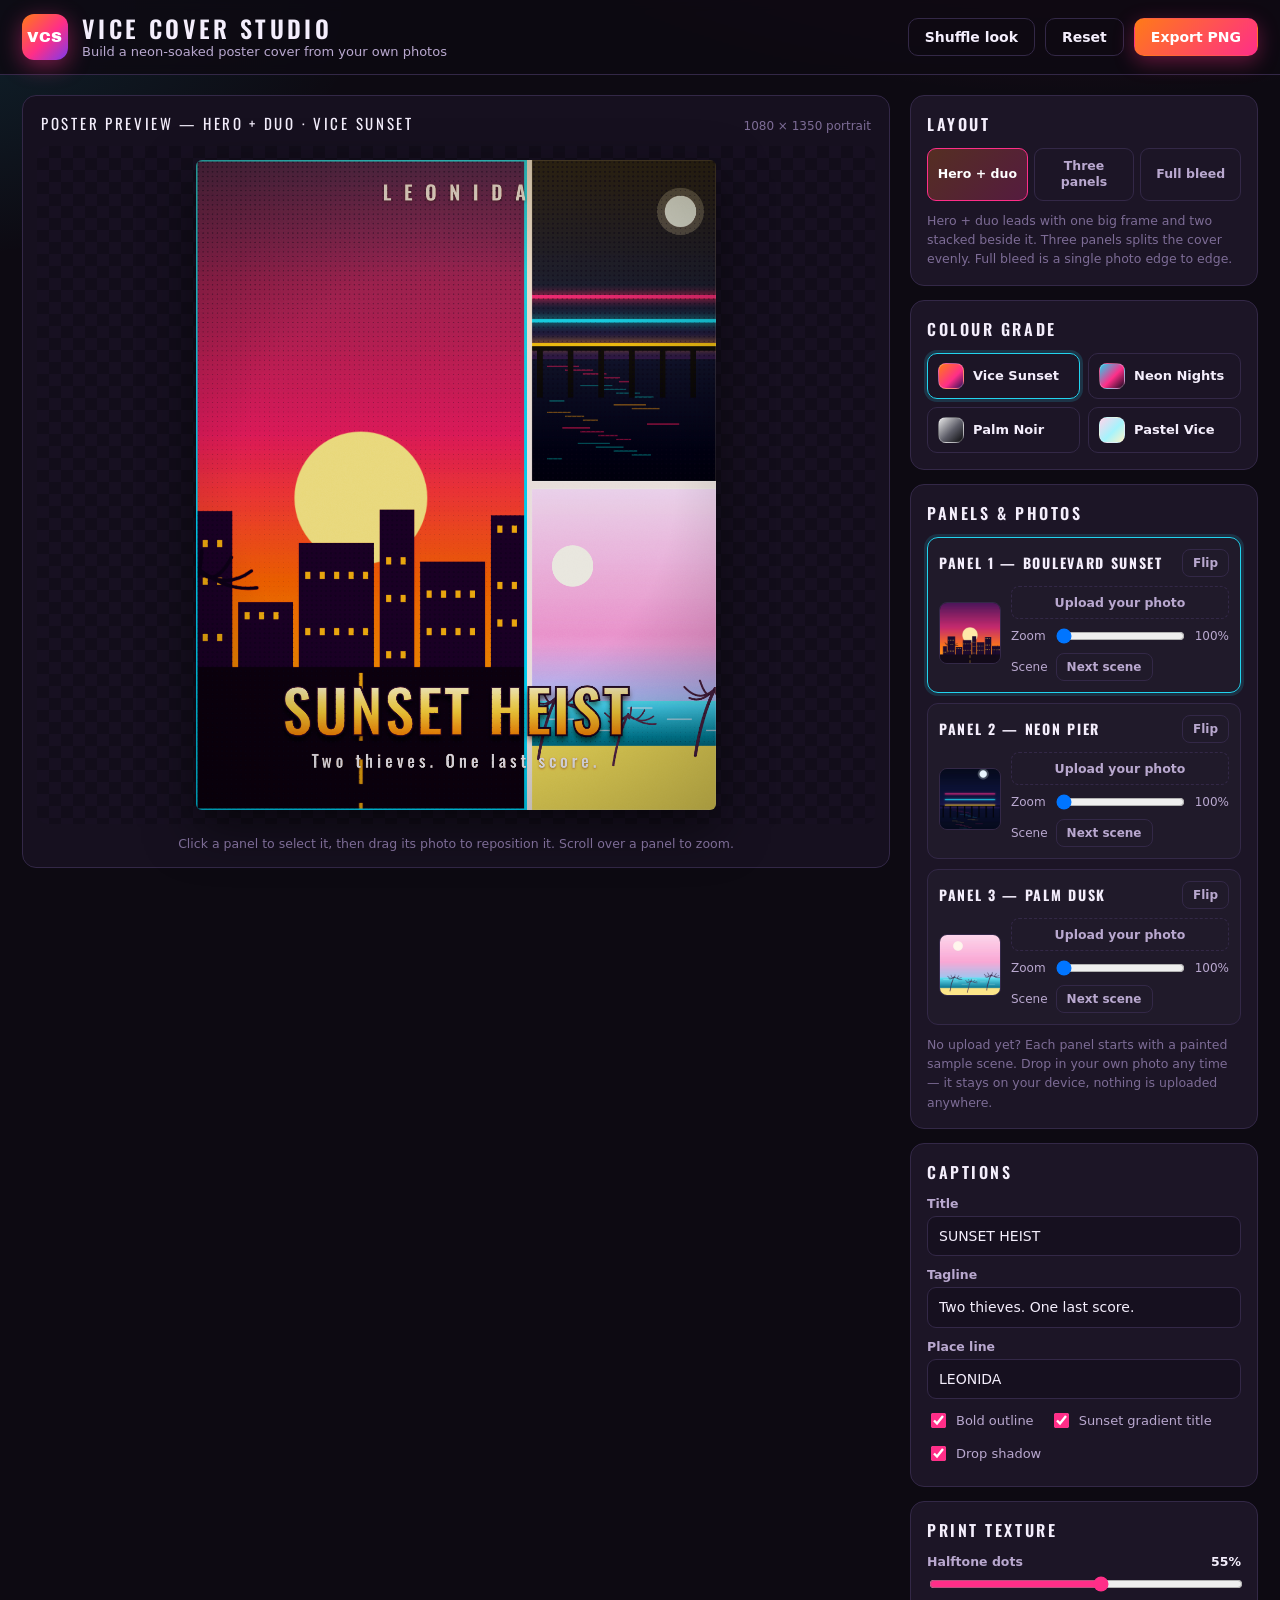
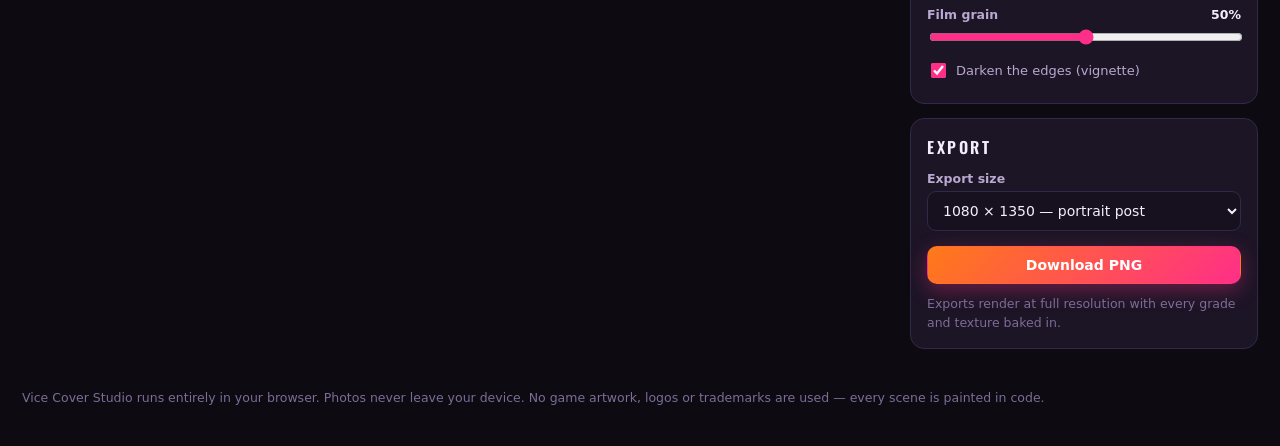
<file: index.html>
<!DOCTYPE html>
<html lang="en">
<head>
<meta charset="utf-8">
<meta name="viewport" content="width=device-width, initial-scale=1">
<title>Vice Cover Studio — GTA-style poster maker</title>
<link rel="stylesheet" href="css/vice.css">
</head>
<body>
<header class="topbar">
  <div class="brand">
    <span class="brand-mark">VCS</span>
    <div>
      <h1>Vice Cover Studio</h1>
      <p>Build a neon-soaked poster cover from your own photos</p>
    </div>
  </div>
  <div class="top-actions">
    <button id="shuffleBtn" class="btn ghost" type="button">Shuffle look</button>
    <button id="resetBtn" class="btn ghost" type="button">Reset</button>
    <button id="exportBtn" class="btn primary" type="button">Export PNG</button>
  </div>
</header>

<main class="workspace">
  <section class="stage-wrap">
    <div class="stage-toolbar">
      <span id="stageLabel" class="stage-label">Poster preview</span>
      <span id="stageSize" class="stage-size"></span>
    </div>
    <div class="stage-scroll">
      <canvas id="stage" width="1080" height="1350"></canvas>
    </div>
    <p class="stage-hint">Click a panel to select it, then drag its photo to reposition it. Scroll over a panel to zoom.</p>
  </section>

  <aside class="rail">
    <section class="panel" aria-label="Layout">
      <h2>Layout</h2>
      <div class="seg" id="layoutSeg" role="group" aria-label="Poster layout">
        <button type="button" data-layout="hero" class="seg-btn active">Hero + duo</button>
        <button type="button" data-layout="trio" class="seg-btn">Three panels</button>
        <button type="button" data-layout="solo" class="seg-btn">Full bleed</button>
      </div>
      <p class="note">Hero + duo leads with one big frame and two stacked beside it. Three panels splits the cover evenly. Full bleed is a single photo edge to edge.</p>
    </section>

    <section class="panel" aria-label="Colour grade">
      <h2>Colour grade</h2>
      <div class="grades" id="gradeGrid" role="group" aria-label="Colour grade">
        <button type="button" class="grade-btn active" data-grade="sunset">
          <span class="swatch sw-sunset"></span>Vice Sunset
        </button>
        <button type="button" class="grade-btn" data-grade="neon">
          <span class="swatch sw-neon"></span>Neon Nights
        </button>
        <button type="button" class="grade-btn" data-grade="noir">
          <span class="swatch sw-noir"></span>Palm Noir
        </button>
        <button type="button" class="grade-btn" data-grade="pastel">
          <span class="swatch sw-pastel"></span>Pastel Vice
        </button>
      </div>
    </section>

    <section class="panel" aria-label="Panels">
      <h2>Panels &amp; photos</h2>
      <div id="panelList" class="panel-list"></div>
      <p class="note">No upload yet? Each panel starts with a painted sample scene. Drop in your own photo any time — it stays on your device, nothing is uploaded anywhere.</p>
    </section>

    <section class="panel" aria-label="Captions">
      <h2>Captions</h2>
      <label class="field">
        <span>Title</span>
        <input id="titleInput" type="text" maxlength="28" value="SUNSET HEIST" autocomplete="off">
      </label>
      <label class="field">
        <span>Tagline</span>
        <input id="subtitleInput" type="text" maxlength="60" value="Two thieves. One last score." autocomplete="off">
      </label>
      <label class="field">
        <span>Place line</span>
        <input id="placeInput" type="text" maxlength="24" value="LEONIDA" autocomplete="off">
      </label>
      <div class="checks">
        <label class="check"><input id="outlineChk" type="checkbox" checked> Bold outline</label>
        <label class="check"><input id="gradientChk" type="checkbox" checked> Sunset gradient title</label>
        <label class="check"><input id="shadowChk" type="checkbox" checked> Drop shadow</label>
      </div>
    </section>

    <section class="panel" aria-label="Print texture">
      <h2>Print texture</h2>
      <label class="field slider-field">
        <span>Halftone dots <output id="halftoneOut">55%</output></span>
        <input id="halftoneRange" type="range" min="0" max="100" value="55">
      </label>
      <label class="field slider-field">
        <span>Film grain <output id="grainOut">50%</output></span>
        <input id="grainRange" type="range" min="0" max="100" value="50">
      </label>
      <label class="check"><input id="vignetteChk" type="checkbox" checked> Darken the edges (vignette)</label>
    </section>

    <section class="panel" aria-label="Export">
      <h2>Export</h2>
      <label class="field">
        <span>Export size</span>
        <select id="sizeSelect">
          <option value="1080x1350" selected>1080 × 1350 — portrait post</option>
          <option value="1080x1080">1080 × 1080 — square post</option>
          <option value="1920x1080">1920 × 1080 — landscape cover</option>
        </select>
      </label>
      <button id="exportBtn2" class="btn primary block" type="button">Download PNG</button>
      <p class="note">Exports render at full resolution with every grade and texture baked in.</p>
    </section>
  </aside>
</main>

<footer class="foot">
  <p>Vice Cover Studio runs entirely in your browser. Photos never leave your device. No game artwork, logos or trademarks are used — every scene is painted in code.</p>
</footer>

<script src="js/state.js"></script>
<script src="js/samples.js"></script>
<script src="js/grades.js"></script>
<script src="js/render.js"></script>
<script src="js/export.js"></script>
<script src="js/ui.js"></script>
<script src="js/main.js"></script>
</body>
</html>
</file>
<file: css/vice.css>
/* Vice Cover Studio — studio chrome. Dark glass panels, neon accents. */

@font-face {
  font-family: "Oswald";
  src: url("../fonts/Oswald.ttf") format("truetype");
  font-weight: 200 700;
  font-style: normal;
  font-display: swap;
}

@font-face {
  font-family: "Archivo Black";
  src: url("../fonts/ArchivoBlack.ttf") format("truetype");
  font-weight: 400;
  font-style: normal;
  font-display: swap;
}

:root {
  --bg: #0d0a12;
  --bg-soft: #16101f;
  --panel: #1c1526;
  --panel-edge: #332847;
  --ink: #f4eefc;
  --ink-dim: #b9a8cf;
  --ink-faint: #7d6c96;
  --pink: #ff2e88;
  --orange: #ff7a18;
  --cyan: #22d3ee;
  --gold: #ffc93c;
  --radius: 14px;
}

* { box-sizing: border-box; }

html, body { margin: 0; padding: 0; }

body {
  background:
    radial-gradient(1100px 500px at 85% -10%, rgba(255, 46, 136, 0.22), transparent 60%),
    radial-gradient(900px 480px at -10% 0%, rgba(34, 211, 238, 0.14), transparent 55%),
    var(--bg);
  color: var(--ink);
  font-family: "Segoe UI", system-ui, -apple-system, sans-serif;
  min-height: 100vh;
}

/* ---------- top bar ---------- */

.topbar {
  display: flex;
  align-items: center;
  justify-content: space-between;
  gap: 16px;
  padding: 14px 22px;
  border-bottom: 1px solid var(--panel-edge);
  background: rgba(13, 10, 18, 0.85);
  backdrop-filter: blur(6px);
  position: sticky;
  top: 0;
  z-index: 10;
}

.brand { display: flex; align-items: center; gap: 14px; min-width: 0; }

.brand-mark {
  display: grid;
  place-items: center;
  width: 46px;
  height: 46px;
  flex: none;
  border-radius: 12px;
  font-family: "Archivo Black", sans-serif;
  font-size: 15px;
  letter-spacing: 0.04em;
  color: #fff;
  background: linear-gradient(135deg, var(--orange), var(--pink) 55%, #7c3aed);
  box-shadow: 0 6px 22px rgba(255, 46, 136, 0.45);
}

.brand h1 {
  margin: 0;
  font-family: "Oswald", sans-serif;
  font-size: 24px;
  font-weight: 600;
  letter-spacing: 0.14em;
  text-transform: uppercase;
  line-height: 1.1;
}

.brand p {
  margin: 2px 0 0;
  color: var(--ink-dim);
  font-size: 13px;
}

.top-actions { display: flex; gap: 10px; flex: none; }

/* ---------- buttons ---------- */

.btn {
  appearance: none;
  border: 1px solid var(--panel-edge);
  background: var(--panel);
  color: var(--ink);
  font: 600 14px/1 "Segoe UI", system-ui, sans-serif;
  padding: 11px 16px;
  border-radius: 10px;
  cursor: pointer;
  transition: transform 0.08s ease, box-shadow 0.15s ease, border-color 0.15s ease;
}

.btn:hover { border-color: var(--pink); box-shadow: 0 0 0 3px rgba(255, 46, 136, 0.18); }
.btn:active { transform: translateY(1px); }

.btn.primary {
  background: linear-gradient(135deg, var(--orange), var(--pink));
  border-color: transparent;
  color: #fff;
  box-shadow: 0 6px 20px rgba(255, 46, 136, 0.35);
}

.btn.ghost { background: transparent; }
.btn.block { width: 100%; margin-top: 4px; }

/* ---------- workspace ---------- */

.workspace {
  display: grid;
  grid-template-columns: minmax(0, 1fr) 348px;
  gap: 20px;
  max-width: 1360px;
  margin: 0 auto;
  padding: 20px 22px;
  align-items: start;
}

.stage-wrap {
  background: var(--bg-soft);
  border: 1px solid var(--panel-edge);
  border-radius: var(--radius);
  padding: 14px;
  position: sticky;
  top: 86px;
}

.stage-toolbar {
  display: flex;
  justify-content: space-between;
  align-items: baseline;
  padding: 2px 4px 12px;
}

.stage-label {
  font-family: "Oswald", sans-serif;
  font-size: 15px;
  letter-spacing: 0.18em;
  text-transform: uppercase;
}

.stage-size { color: var(--ink-faint); font-size: 12px; }

.stage-scroll {
  display: grid;
  place-items: center;
  background:
    linear-gradient(45deg, #120d1a 25%, transparent 25%, transparent 75%, #120d1a 75%),
    linear-gradient(45deg, #120d1a 25%, #171021 25%, #171021 75%, #120d1a 75%);
  background-size: 24px 24px;
  background-position: 0 0, 12px 12px;
  border-radius: 10px;
  padding: 14px;
  min-height: 320px;
}

#stage {
  max-width: 100%;
  max-height: calc(100vh - 250px);
  width: auto;
  height: auto;
  border-radius: 6px;
  box-shadow: 0 18px 50px rgba(0, 0, 0, 0.55);
  cursor: grab;
  touch-action: none;
}

#stage:active { cursor: grabbing; }

.stage-hint {
  margin: 12px 4px 2px;
  color: var(--ink-faint);
  font-size: 12.5px;
  text-align: center;
}

/* ---------- control rail ---------- */

.rail { display: flex; flex-direction: column; gap: 14px; }

.panel {
  background: var(--panel);
  border: 1px solid var(--panel-edge);
  border-radius: var(--radius);
  padding: 16px;
}

.panel h2 {
  margin: 0 0 12px;
  font-family: "Oswald", sans-serif;
  font-size: 16px;
  font-weight: 600;
  letter-spacing: 0.16em;
  text-transform: uppercase;
}

.note {
  margin: 10px 0 0;
  color: var(--ink-faint);
  font-size: 12.5px;
  line-height: 1.55;
}

/* segmented layout picker */
.seg { display: flex; gap: 6px; }

.seg-btn {
  flex: 1;
  appearance: none;
  border: 1px solid var(--panel-edge);
  background: transparent;
  color: var(--ink-dim);
  font: 600 12.5px/1.3 "Segoe UI", system-ui, sans-serif;
  padding: 9px 6px;
  border-radius: 9px;
  cursor: pointer;
}

.seg-btn.active {
  background: linear-gradient(135deg, rgba(255, 122, 24, 0.25), rgba(255, 46, 136, 0.25));
  border-color: var(--pink);
  color: #fff;
}

/* grade swatches */
.grades { display: grid; grid-template-columns: 1fr 1fr; gap: 8px; }

.grade-btn {
  display: flex;
  align-items: center;
  gap: 9px;
  appearance: none;
  border: 1px solid var(--panel-edge);
  background: transparent;
  color: var(--ink);
  font: 600 13px/1.2 "Segoe UI", system-ui, sans-serif;
  padding: 9px 10px;
  border-radius: 10px;
  cursor: pointer;
  text-align: left;
}

.grade-btn.active { border-color: var(--cyan); box-shadow: 0 0 0 3px rgba(34, 211, 238, 0.16); }

.swatch {
  width: 26px;
  height: 26px;
  flex: none;
  border-radius: 8px;
  border: 1px solid rgba(255, 255, 255, 0.25);
}

.sw-sunset { background: linear-gradient(135deg, #ff7a18, #ff2e88 60%, #2b1055); }
.sw-neon { background: linear-gradient(135deg, #22d3ee, #ff2e88 55%, #12081f); }
.sw-noir { background: linear-gradient(135deg, #e8e8e8, #5b5b66 55%, #0a0a0c); }
.sw-pastel { background: linear-gradient(135deg, #ffd6ec, #a5f3fc 55%, #fef3c7); }

/* panel cards */
.panel-list { display: flex; flex-direction: column; gap: 10px; }

.panel-card {
  border: 1px solid var(--panel-edge);
  border-radius: 11px;
  padding: 11px;
  background: rgba(255, 255, 255, 0.02);
}

.panel-card.selected { border-color: var(--cyan); box-shadow: 0 0 0 3px rgba(34, 211, 238, 0.14); }

.panel-head {
  display: flex;
  align-items: center;
  justify-content: space-between;
  gap: 8px;
  margin-bottom: 9px;
}

.panel-head strong {
  font-family: "Oswald", sans-serif;
  font-size: 14px;
  letter-spacing: 0.12em;
  text-transform: uppercase;
}

.mini-btn {
  appearance: none;
  border: 1px solid var(--panel-edge);
  background: transparent;
  color: var(--ink-dim);
  font: 600 12px/1 "Segoe UI", system-ui, sans-serif;
  padding: 7px 10px;
  border-radius: 8px;
  cursor: pointer;
}

.mini-btn:hover { color: #fff; border-color: var(--pink); }
.mini-btn.on { color: #fff; border-color: var(--cyan); background: rgba(34, 211, 238, 0.12); }

.panel-row { display: flex; gap: 10px; align-items: center; }

.thumb {
  width: 62px;
  height: 62px;
  flex: none;
  border-radius: 8px;
  object-fit: cover;
  border: 1px solid var(--panel-edge);
  background: #0a0710;
}

.panel-controls { flex: 1; min-width: 0; display: flex; flex-direction: column; gap: 7px; }

.upload-label {
  display: inline-block;
  border: 1px dashed var(--panel-edge);
  border-radius: 8px;
  padding: 8px 10px;
  font-size: 12.5px;
  font-weight: 600;
  color: var(--ink-dim);
  cursor: pointer;
  text-align: center;
}

.upload-label:hover { color: #fff; border-color: var(--cyan); }
.upload-label input { display: none; }

.zoom-row { display: flex; align-items: center; gap: 8px; font-size: 12px; color: var(--ink-dim); }
.zoom-row input[type="range"] { flex: 1; }

/* fields */
.field { display: block; margin-bottom: 11px; }
.field > span {
  display: block;
  margin-bottom: 5px;
  color: var(--ink-dim);
  font-size: 12.5px;
  font-weight: 600;
}

.field input[type="text"],
.field select {
  width: 100%;
  border: 1px solid var(--panel-edge);
  border-radius: 9px;
  background: var(--bg-soft);
  color: var(--ink);
  font: 500 14px/1.3 "Segoe UI", system-ui, sans-serif;
  padding: 10px 11px;
  outline: none;
}

.field input[type="text"]:focus,
.field select:focus { border-color: var(--cyan); box-shadow: 0 0 0 3px rgba(34, 211, 238, 0.16); }

.field input[type="range"] { width: 100%; accent-color: var(--pink); }

.slider-field > span {
  display: flex;
  justify-content: space-between;
  align-items: baseline;
}

.slider-field output { color: var(--ink); font-weight: 700; }

.checks { display: flex; flex-wrap: wrap; gap: 6px 16px; margin-top: 2px; }

.check {
  display: inline-flex;
  align-items: center;
  gap: 7px;
  font-size: 13px;
  color: var(--ink-dim);
  cursor: pointer;
  margin-bottom: 6px;
}

.check input { accent-color: var(--pink); width: 15px; height: 15px; }

/* footer */
.foot {
  max-width: 1360px;
  margin: 0 auto;
  padding: 6px 22px 26px;
  color: var(--ink-faint);
  font-size: 12.5px;
  line-height: 1.6;
}

/* cover-only mode (headless screenshots): poster fills the window.
   The stage canvas lives inside .workspace, so hide the chrome around it
   instead of the workspace itself. */
body.cover-mode { background: #000; }
body.cover-mode .topbar,
body.cover-mode .rail,
body.cover-mode .foot,
body.cover-mode .stage-toolbar,
body.cover-mode .stage-hint { display: none; }
body.cover-mode .workspace {
  display: block;
  max-width: none;
  margin: 0;
  padding: 0;
}
body.cover-mode .stage-wrap {
  border: none;
  border-radius: 0;
  padding: 0;
  background: #000;
  position: static;
}
body.cover-mode .stage-scroll {
  padding: 0;
  background: #000;
  border-radius: 0;
  min-height: 0;
}
body.cover-mode #stage {
  position: fixed;
  inset: 0;
  width: 100vw;
  height: 100vh;
  max-width: none;
  max-height: none;
  border-radius: 0;
  box-shadow: none;
  object-fit: contain;
}

@media (max-width: 960px) {
  .workspace { grid-template-columns: 1fr; }
  .stage-wrap { position: static; }
  .topbar { flex-wrap: wrap; }
}
</file>
